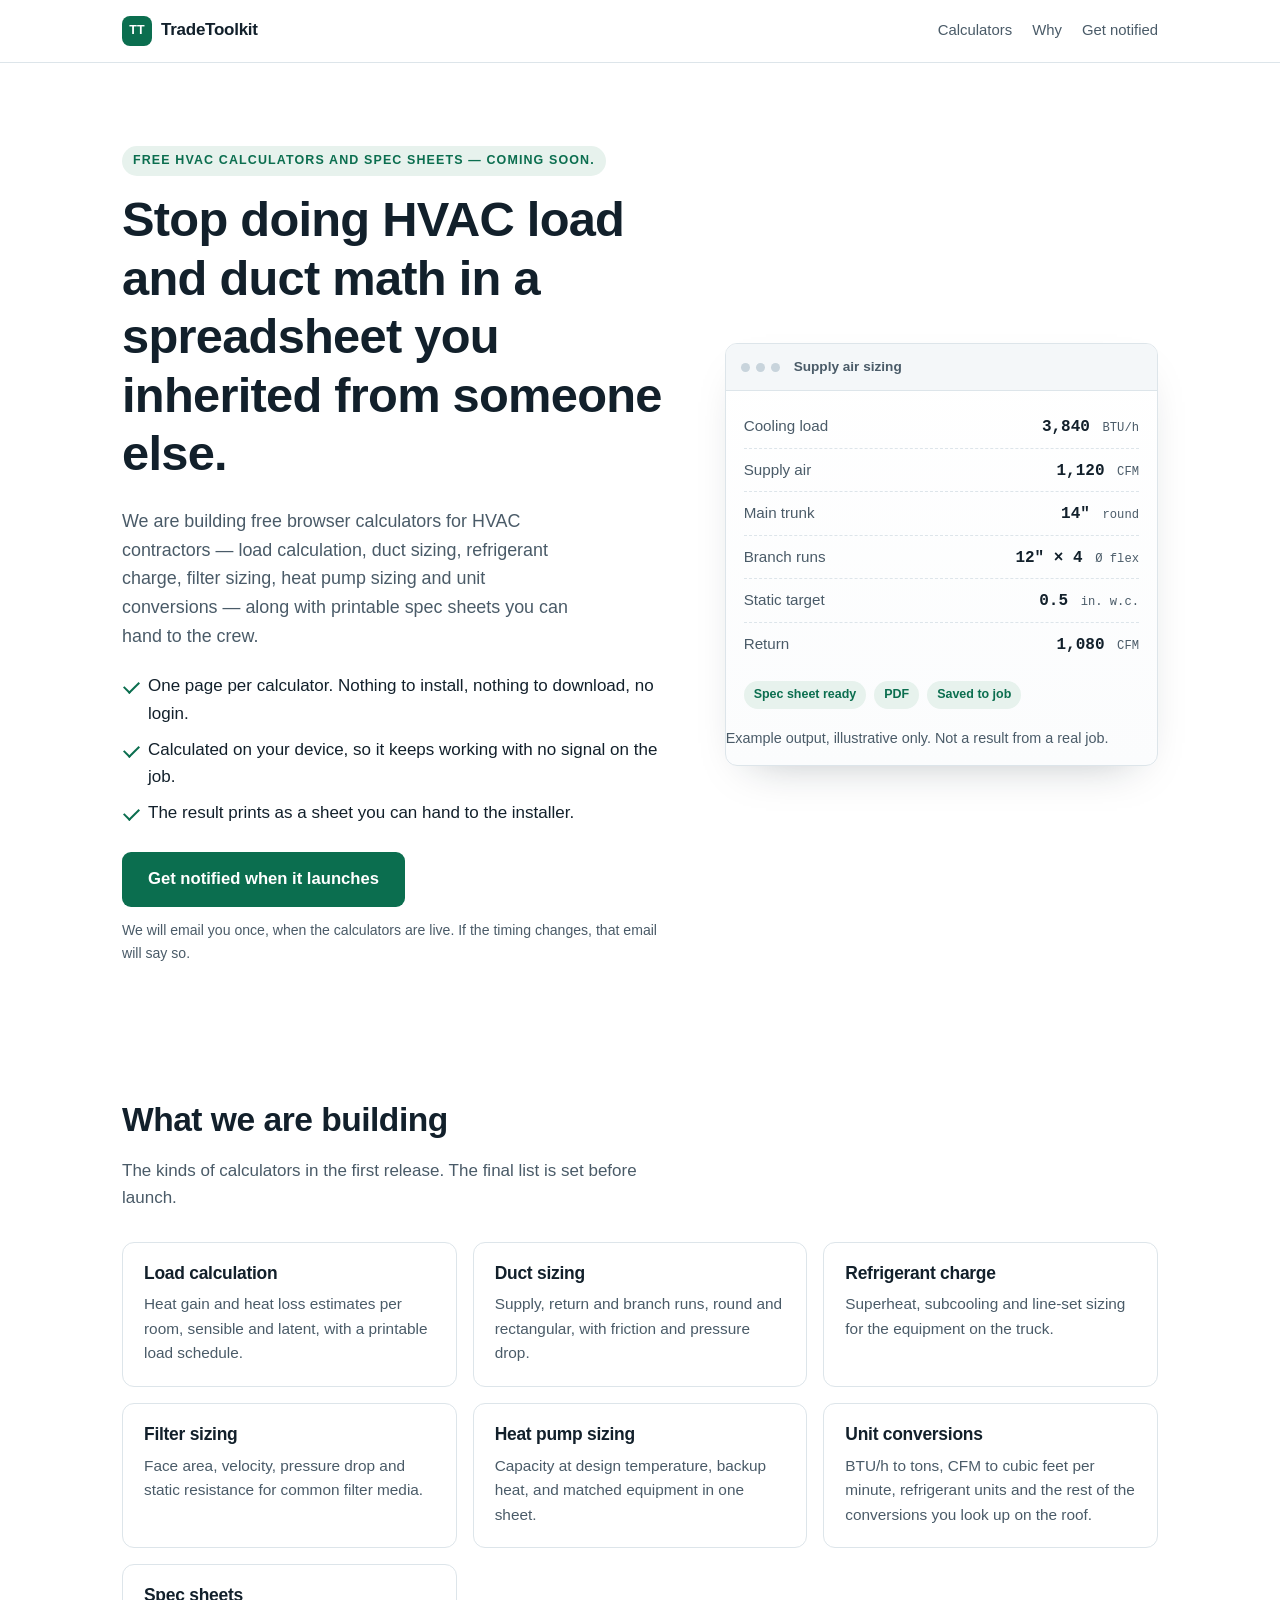
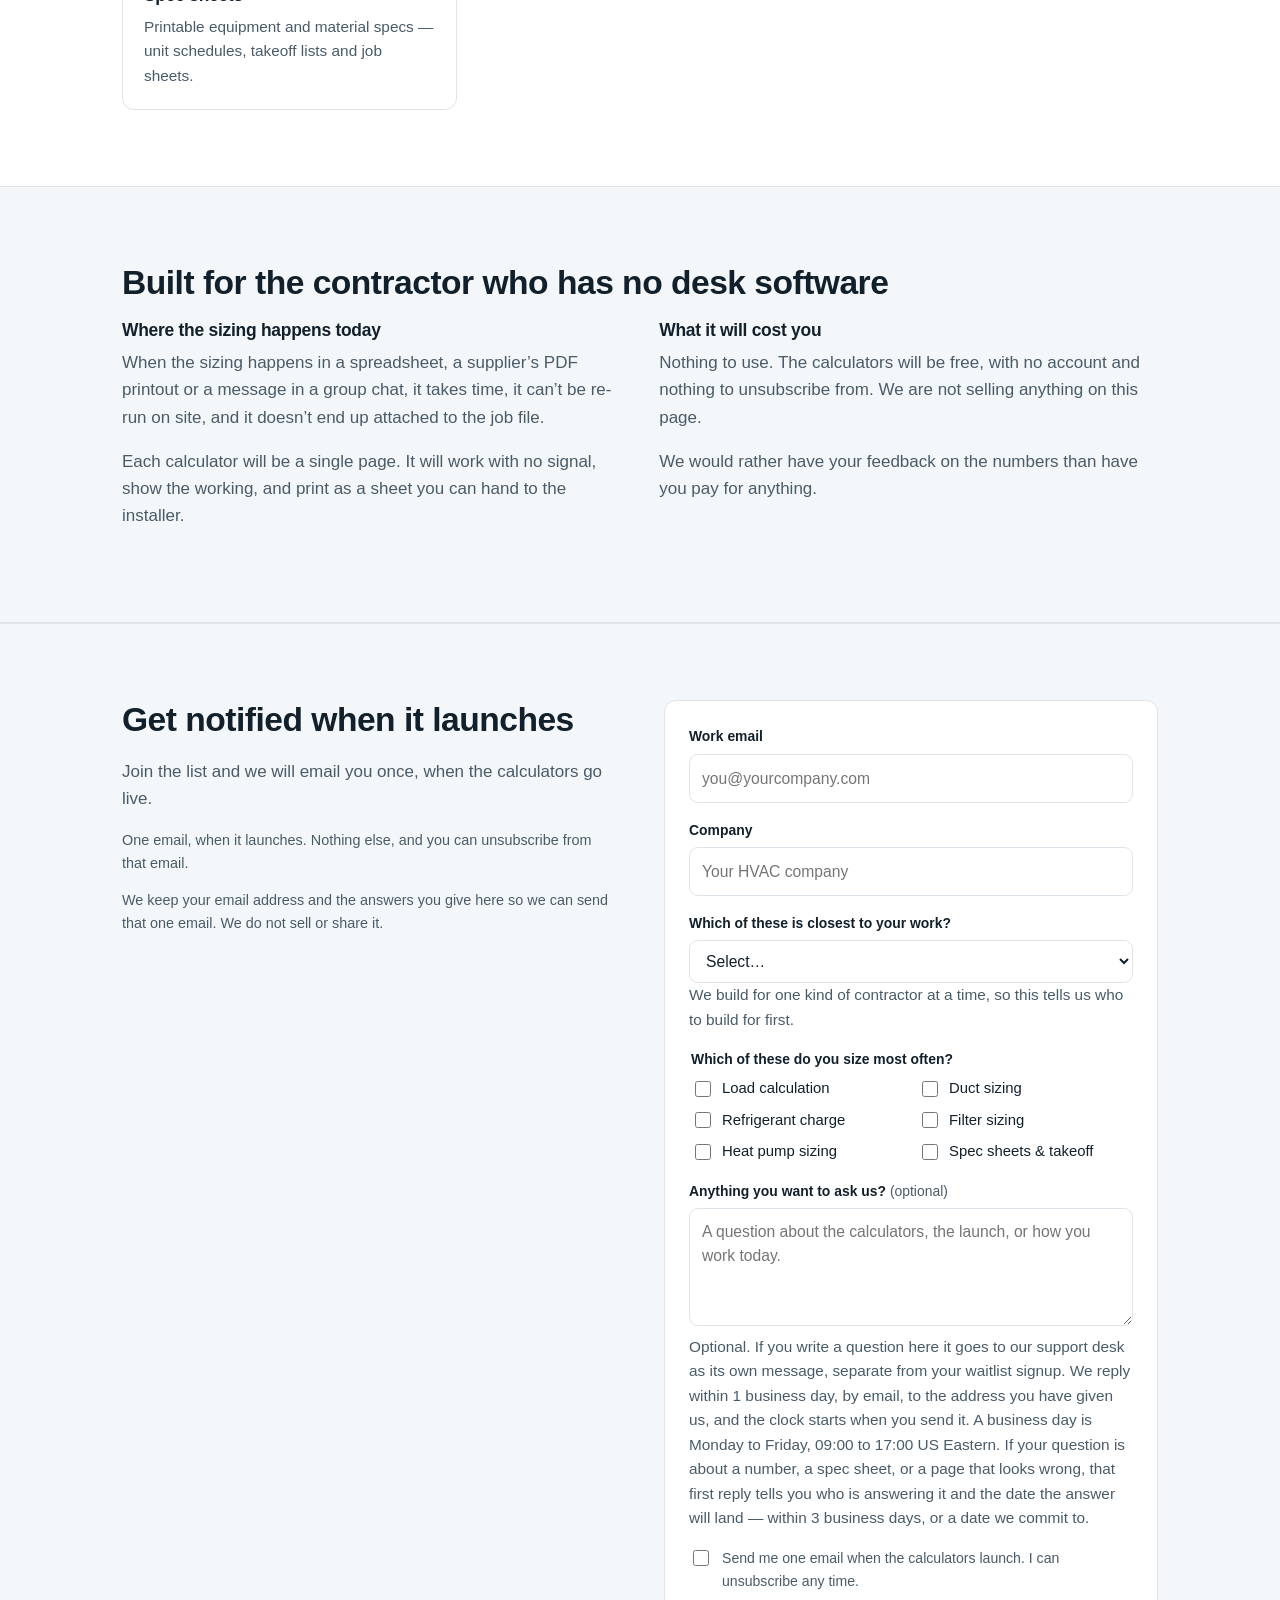
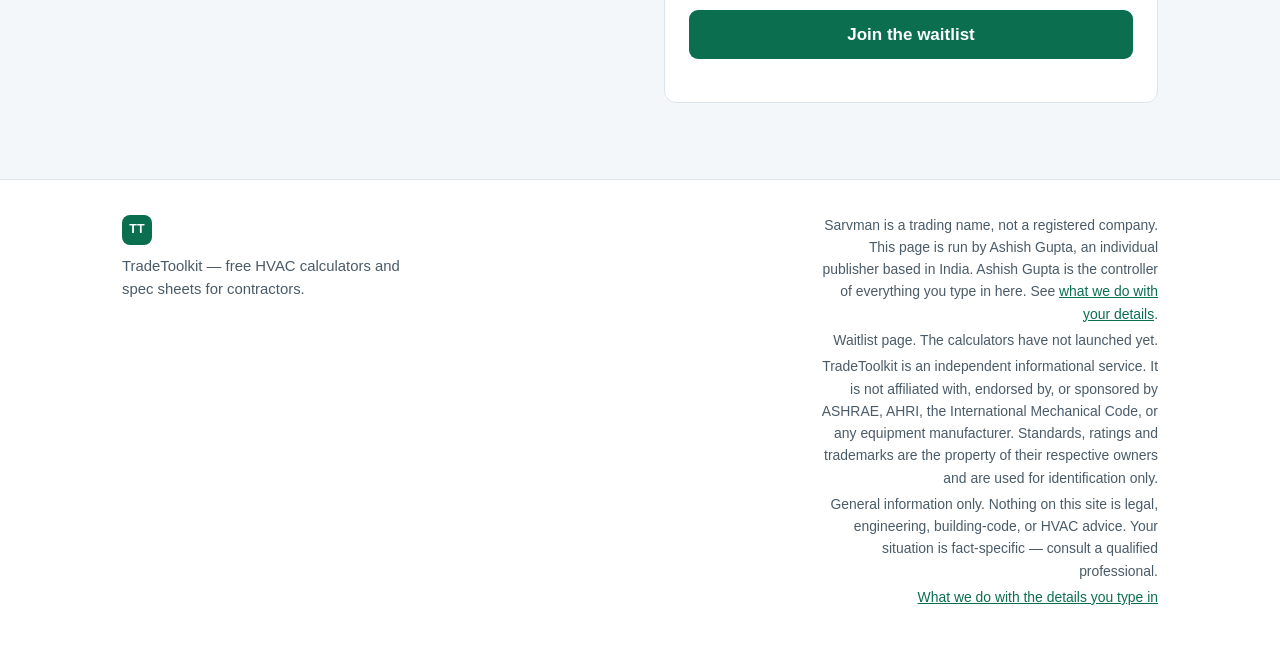
<file: index.html>
<!DOCTYPE html>
<html lang="en">
<head>
<meta charset="utf-8">
<meta name="viewport" content="width=device-width, initial-scale=1">
<title>TradeToolkit — free HVAC contractor calculators &amp; spec sheets</title>
<meta name="description" content="TradeToolkit is being built: free browser calculators for HVAC contractors — load calculation, duct sizing, refrigerant charge, filter sizing, heat pump sizing — plus printable spec sheets. Join the list and we will email you when it launches.">
<meta property="og:title" content="TradeToolkit — free HVAC contractor calculators">
<meta property="og:description" content="Free HVAC calculators and spec sheets for contractors. Join the list and we will email you when it launches.">
<meta property="og:type" content="website">
<!-- The indexable content estate is A10's job. The waitlist is a demand test on a
     temporary URL, so it stays out of the index and off the estate's keyword set. -->
<meta name="robots" content="noindex,follow">
<link rel="icon" href="assets/favicon.svg" type="image/svg+xml">
<link rel="stylesheet" href="assets/style.css">
</head>
<body>

<header class="site-head">
  <div class="wrap">
    <div class="brand">
      <span class="brand-mark" aria-hidden="true">TT</span>
      <span class="brand-name">TradeToolkit</span>
    </div>
    <nav class="head-nav" aria-label="Sections">
      <a href="#calculators">Calculators</a>
      <a href="#why">Why</a>
      <a href="#early-access">Get notified</a>
    </nav>
  </div>
</header>

<main>

  <!-- ── hero ─────────────────────────────────────────────── -->
  <section class="hero">
    <div class="wrap hero-grid">
      <div class="hero-copy">
        <p class="eyebrow">Free HVAC calculators and spec sheets &mdash; coming soon.</p>
        <h1>Stop doing HVAC load and duct math in a spreadsheet you inherited from someone else.</h1>
        <p class="lede">
          We are building free browser calculators for HVAC contractors &mdash; load
          calculation, duct sizing, refrigerant charge, filter sizing, heat pump sizing
          and unit conversions &mdash; along with printable spec sheets you can hand to
          the crew.
        </p>
        <ul class="hero-points">
          <li>One page per calculator. Nothing to install, nothing to download, no login.</li>
          <li>Calculated on your device, so it keeps working with no signal on the job.</li>
          <li>The result prints as a sheet you can hand to the installer.</li>
        </ul>
        <a class="btn btn-primary btn-lg" href="#early-access">Get notified when it launches</a>
        <p class="hero-note">We will email you once, when the calculators are live. If the timing changes, that email will say so.</p>
      </div>

      <!-- mock calculator card -->
      <div class="hero-card" aria-label="Example calculator output">
        <div class="calc-head">
          <span class="calc-dot"></span><span class="calc-dot"></span><span class="calc-dot"></span>
          <span class="calc-title">Supply air sizing</span>
        </div>
        <dl class="calc-body">
          <div><dt>Cooling load</dt><dd>3,840 <span>BTU/h</span></dd></div>
          <div><dt>Supply air</dt><dd>1,120 <span>CFM</span></dd></div>
          <div><dt>Main trunk</dt><dd>14&Prime; <span>round</span></dd></div>
          <div><dt>Branch runs</dt><dd>12&Prime; &times; 4 <span>Ø flex</span></dd></div>
          <div><dt>Static target</dt><dd>0.5 <span>in. w.c.</span></dd></div>
          <div><dt>Return</dt><dd>1,080 <span>CFM</span></dd></div>
        </dl>
        <div class="calc-foot">
          <span class="calc-pill">Spec sheet ready</span>
          <span class="calc-pill">PDF</span>
          <span class="calc-pill">Saved to job</span>
        </div>
        <p class="muted">Example output, illustrative only. Not a result from a real job.</p>
      </div>
    </div>
  </section>

  <!-- ── calculators ──────────────────────────────────────── -->
  <section id="calculators" class="band">
    <div class="wrap">
      <h2>What we are building</h2>
      <p class="band-lede">The kinds of calculators in the first release. The final list is set before launch.</p>
      <div class="grid">
        <article class="card">
          <h3>Load calculation</h3>
          <p>Heat gain and heat loss estimates per room, sensible and latent, with a printable load schedule.</p>
        </article>
        <article class="card">
          <h3>Duct sizing</h3>
          <p>Supply, return and branch runs, round and rectangular, with friction and pressure drop.</p>
        </article>
        <article class="card">
          <h3>Refrigerant charge</h3>
          <p>Superheat, subcooling and line-set sizing for the equipment on the truck.</p>
        </article>
        <article class="card">
          <h3>Filter sizing</h3>
          <p>Face area, velocity, pressure drop and static resistance for common filter media.</p>
        </article>
        <article class="card">
          <h3>Heat pump sizing</h3>
          <p>Capacity at design temperature, backup heat, and matched equipment in one sheet.</p>
        </article>
        <article class="card">
          <h3>Unit conversions</h3>
          <p>BTU/h to tons, CFM to cubic feet per minute, refrigerant units and the rest of the conversions you look up on the roof.</p>
        </article>
        <article class="card">
          <h3>Spec sheets</h3>
          <p>Printable equipment and material specs &mdash; unit schedules, takeoff lists and job sheets.</p>
        </article>
      </div>
    </div>
  </section>

  <!-- ── why ──────────────────────────────────────────────── -->
  <section id="why" class="band band-alt">
    <div class="wrap">
      <h2>Built for the contractor who has no desk software</h2>
      <div class="cols">
        <div>
          <h3>Where the sizing happens today</h3>
          <p>
            When the sizing happens in a spreadsheet, a supplier&rsquo;s PDF printout or a
            message in a group chat, it takes time, it can&rsquo;t be re-run on site, and it
            doesn&rsquo;t end up attached to the job file.
          </p>
          <p>
            Each calculator will be a single page. It will work with no signal, show the
            working, and print as a sheet you can hand to the installer.
          </p>
        </div>
        <div>
          <h3>What it will cost you</h3>
          <p>
            Nothing to use. The calculators will be free, with no account and nothing to
            unsubscribe from. We are not selling anything on this page.
          </p>
          <p>
            We would rather have your feedback on the numbers than have you pay for
            anything.
          </p>
        </div>
      </div>
    </div>
  </section>

  <!-- ── capture ──────────────────────────────────────────── -->
  <section id="early-access" class="band band-cta">
    <div class="wrap capture-wrap">
      <div class="capture-copy">
        <h2>Get notified when it launches</h2>
        <p>
          Join the list and we will email you once, when the calculators go live.
        </p>
        <p class="muted">One email, when it launches. Nothing else, and you can unsubscribe from that email.</p>
        <p class="muted">We keep your email address and the answers you give here so we can send that one email. We do not sell or share it.</p>
      </div>

      <form id="waitlist-form" class="card form-card" novalidate>
        <div class="field">
          <label for="email">Work email</label>
          <input type="email" id="email" name="email" required autocomplete="email" placeholder="you@yourcompany.com" inputmode="email">
        </div>
        <div class="field">
          <label for="company">Company</label>
          <input type="text" id="company" name="company" autocomplete="organization" placeholder="Your HVAC company">
        </div>
        <div class="field">
          <label for="segment">Which of these is closest to your work?</label>
          <select id="segment" name="segment">
            <option value="">Select&hellip;</option>
            <option value="residential-install">Residential installation &mdash; installing on houses</option>
            <option value="service">Service and maintenance &mdash; call-outs and repair</option>
            <option value="commercial">Commercial HVAC</option>
            <option value="apprentice">Apprentice or trainee</option>
            <option value="other">Something else</option>
          </select>
          <p class="field__help">We build for one kind of contractor at a time, so this tells us who to build for first.</p>
        </div>
        <fieldset class="field">
          <legend>Which of these do you size most often?</legend>
          <div class="checks">
            <label><input type="checkbox" name="sizing" value="loads"> Load calculation</label>
            <label><input type="checkbox" name="sizing" value="ducts"> Duct sizing</label>
            <label><input type="checkbox" name="sizing" value="refrigerant"> Refrigerant charge</label>
            <label><input type="checkbox" name="sizing" value="filters"> Filter sizing</label>
            <label><input type="checkbox" name="sizing" value="heatpump"> Heat pump sizing</label>
            <label><input type="checkbox" name="sizing" value="specs"> Spec sheets &amp; takeoff</label>
          </div>
        </fieldset>
        <!-- Optional question for the support desk. It is posted as its own
             event type, into its own file, so a question is never counted as
             a signup and never moves the demand-gate numbers. -->
        <div class="field">
          <label for="question">Anything you want to ask us? <span class="opt">(optional)</span></label>
          <textarea id="question" name="question" rows="4" maxlength="2000" placeholder="A question about the calculators, the launch, or how you work today."></textarea>
          <p class="field__help">Optional. If you write a question here it goes to our support desk as its own message, separate from your waitlist signup. We reply within 1 business day, by email, to the address you have given us, and the clock starts when you send it. A business day is Monday to Friday, 09:00 to 17:00 US Eastern. If your question is about a number, a spec sheet, or a page that looks wrong, that first reply tells you who is answering it and the date the answer will land — within 3 business days, or a date we commit to.</p>
        </div>
        <!-- Honeypot: a real visitor never sees or fills this. A bot that
             submits the form fills every field it can, so this is the cheapest
             first line of defence against a fake signup inflating the gate. -->
        <div class="hp" aria-hidden="true">
          <label for="website">Leave this field empty</label>
          <input type="text" id="website" name="website" tabindex="-1" autocomplete="off" data-lpignore="true" data-1p-ignore>
        </div>
        <label class="consent">
          <input type="checkbox" id="consent" name="consent">
          <span>Send me one email when the calculators launch. I can unsubscribe any time.</span>
        </label>
        <button type="submit" id="submit-btn" class="btn btn-primary btn-block">Join the waitlist</button>
        <p class="form-status" id="form-status" role="status" aria-live="polite"></p>
      </form>
    </div>
  </section>

</main>

<footer class="site-foot">
  <div class="wrap foot-grid">
    <div>
      <span class="brand-mark" aria-hidden="true">TT</span>
      <p class="foot-brand">TradeToolkit &mdash; free HVAC calculators and spec sheets for contractors.</p>
    </div>
    <div class="foot-meta">
        <p>Sarvman is a trading name, not a registered company. This page is run by Ashish Gupta, an individual publisher based in India. Ashish Gupta is the controller of everything you type in here. See <a href="privacy.html">what we do with your details</a>.</p>
      <p>Waitlist page. The calculators have not launched yet.</p>
      <p>
        TradeToolkit is an independent informational service. It is not affiliated with,
        endorsed by, or sponsored by ASHRAE, AHRI, the International Mechanical Code, or
        any equipment manufacturer. Standards, ratings and trademarks are the property of
        their respective owners and are used for identification only.
      </p>
      <p>
        General information only. Nothing on this site is legal, engineering,
        building-code, or HVAC advice. Your situation is fact-specific &mdash; consult a
        qualified professional.
      </p>
      <p><a href="privacy.html">What we do with the details you type in</a></p>
    </div>
  </div>
</footer>

<script src="assets/config.js"></script>
<script src="assets/app.js"></script>
</body>
</html>
</file>
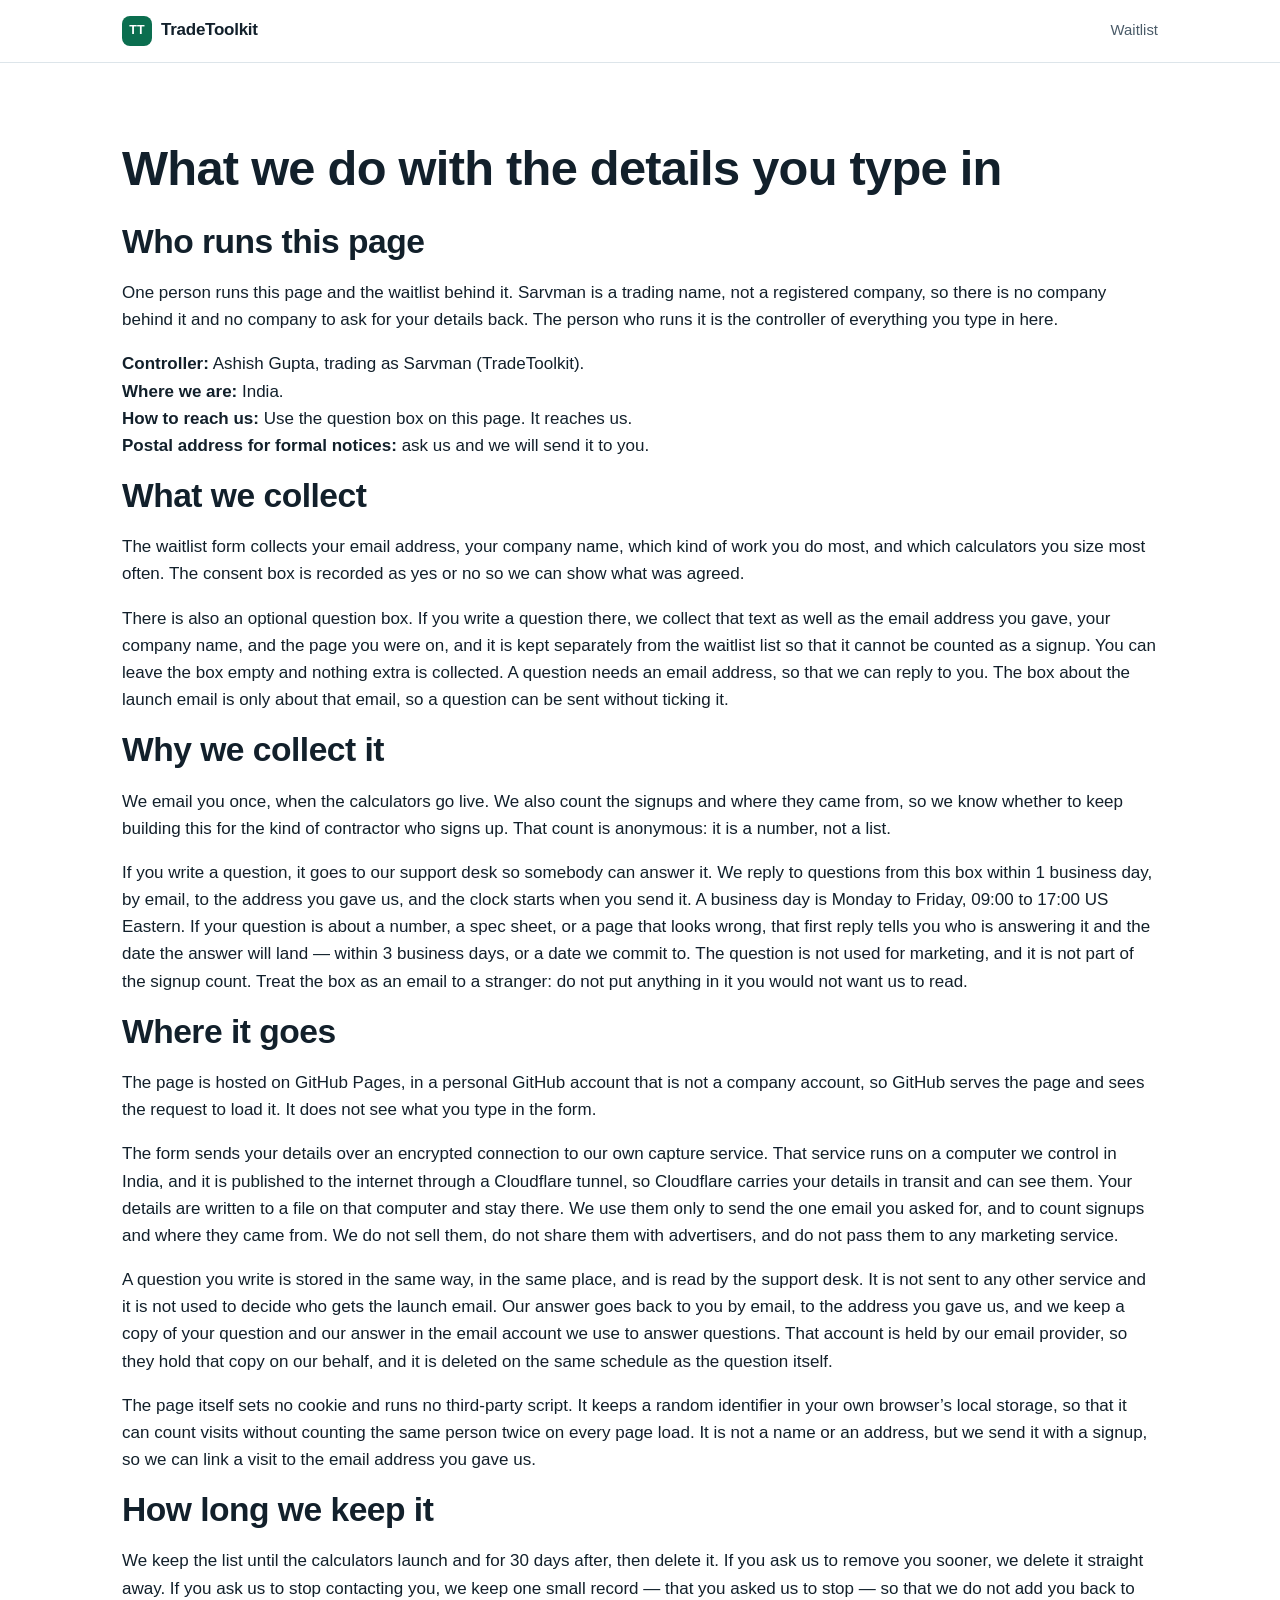
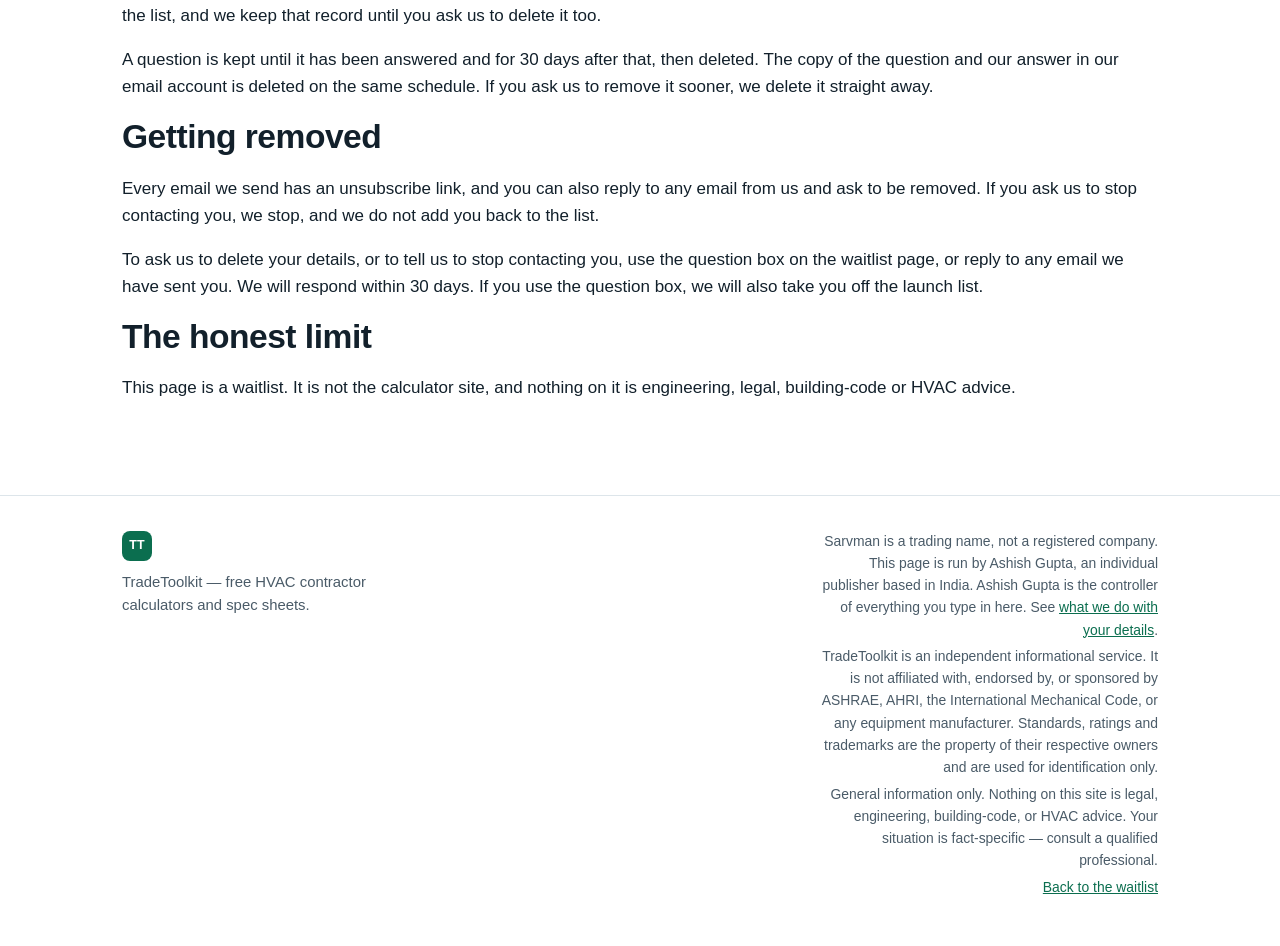
<file: privacy.html>
<!DOCTYPE html>
<html lang="en">
<head>
<meta charset="utf-8">
<meta name="viewport" content="width=device-width, initial-scale=1">
<title>What we do with your details | TradeToolkit</title>
<meta name="description" content="How TradeToolkit handles the email address, company and work details you enter on the waitlist form.">
<meta name="robots" content="noindex">
<link rel="stylesheet" href="assets/style.css">
</head>
<body>

<header class="site-head">
  <div class="wrap">
    <div class="brand">
      <span class="brand-mark" aria-hidden="true">TT</span>
      <span class="brand-name">TradeToolkit</span>
    </div>
    <nav class="head-nav" aria-label="Sections">
      <a href="index.html">Waitlist</a>
    </nav>
  </div>
</header>

<main>
  <section class="band">
    <div class="wrap">
      <h1>What we do with the details you type in</h1>

      <h2>Who runs this page</h2>
      <p>
        One person runs this page and the waitlist behind it. Sarvman is a trading
        name, not a registered company, so there is no company behind it and no
        company to ask for your details back. The person who runs it is the
        controller of everything you type in here.
      </p>
      <p>
        <strong>Controller:</strong> Ashish Gupta, trading as Sarvman (TradeToolkit).<br>
        <strong>Where we are:</strong> India.<br>
        <strong>How to reach us:</strong> Use the question box on this page. It reaches us.<br>
        <strong>Postal address for formal notices:</strong> ask us and we will send it to you.
      </p>

      <h2>What we collect</h2>
      <p>
        The waitlist form collects your email address, your company name, which kind of
        work you do most, and which calculators you size most often. The consent box is
        recorded as yes or no so we can show what was agreed.
      </p>
      <p>
        There is also an optional question box. If you write a question there, we
        collect that text as well as the email address you gave, your company name,
        and the page you were on, and it is kept separately from the waitlist list
        so that it cannot be counted as a signup. You can leave the box empty and
        nothing extra is collected. A question needs an email address, so that we can
        reply to you. The box about the launch email is only about that email, so a
        question can be sent without ticking it.
      </p>

      <h2>Why we collect it</h2>
      <p>
        We email you once, when the calculators go live. We also count the signups and
        where they came from, so we know whether to keep building this for the kind of
        contractor who signs up. That count is anonymous: it is a number, not a list.
      </p>
      <p>
        If you write a question, it goes to our support desk so somebody can answer it.
        We reply to questions from this box within 1 business day, by email, to the address
        you gave us, and the clock starts when you send it. A business day is Monday to
        Friday, 09:00 to 17:00 US Eastern. If your question is about a number, a spec
        sheet, or a page that looks wrong, that first reply tells you who is answering
        it and the date the answer will land — within 3 business days, or a date we
        commit to. The question is not used for marketing, and it is not part of the
        signup count. Treat the box as an email to a stranger: do not put anything in it
        you would not want us to read.
      </p>

      <h2>Where it goes</h2>
      <p>
        The page is hosted on GitHub Pages, in a personal GitHub account that is not a
        company account, so GitHub serves the page and sees the request to load it. It
        does not see what you type in the form.
      </p>
      <p>
        The form sends your details over an encrypted connection to our own capture
        service. That service runs on a computer we control in India, and it is
        published to the internet through a Cloudflare tunnel, so Cloudflare carries
        your details in transit and can see them. Your details are written to a file on
        that computer and stay there. We use them only to send the one email you asked
        for, and to count signups and where they came from. We do not sell them, do
        not share them with advertisers, and do not pass them to any marketing service.
      </p>
      <p>
        A question you write is stored in the same way, in the same place, and is read
        by the support desk. It is not sent to any other service and it is not used to
        decide who gets the launch email. Our answer goes back to you by email, to the
        address you gave us, and we keep a copy of your question and our answer in the
        email account we use to answer questions. That account is held by our email
        provider, so they hold that copy on our behalf, and it is deleted on the same
        schedule as the question itself.
      </p>
      <p>
        The page itself sets no cookie and runs no third-party script. It keeps a
        random identifier in your own browser&rsquo;s local storage, so that it can
        count visits without counting the same person twice on every page load. It is
        not a name or an address, but we send it with a signup, so we can link a visit
        to the email address you gave us.
      </p>

      <h2>How long we keep it</h2>
      <p>
        We keep the list until the calculators launch and for 30 days after, then delete
        it. If you ask us to remove you sooner, we delete it straight away. If you ask
        us to stop contacting you, we keep one small record — that you asked us to stop
        — so that we do not add you back to the list, and we keep that record until you
        ask us to delete it too.
      </p>
      <p>
        A question is kept until it has been answered and for 30 days after that, then
        deleted. The copy of the question and our answer in our email account is deleted
        on the same schedule. If you ask us to remove it sooner, we delete it straight
        away.
      </p>

      <h2>Getting removed</h2>
      <p>
        Every email we send has an unsubscribe link, and you can also reply to any email
        from us and ask to be removed. If you ask us to stop contacting you, we stop, and
        we do not add you back to the list.
      </p>
      <p>
        To ask us to delete your details, or to tell us to stop contacting you, use the
        question box on the waitlist page, or reply to any email we have sent you. We
        will respond within 30 days. If you use the question box, we will also take you
        off the launch list.
      </p>

      <h2>The honest limit</h2>
      <p>
        This page is a waitlist. It is not the calculator site, and nothing on it is
        engineering, legal, building-code or HVAC advice.
      </p>
    </div>
  </section>
</main>

<footer class="site-foot">
  <div class="wrap foot-grid">
    <div>
      <span class="brand-mark" aria-hidden="true">TT</span>
      <p class="foot-brand">TradeToolkit &mdash; free HVAC contractor calculators and spec sheets.</p>
    </div>
    <div class="foot-meta">
        <p>Sarvman is a trading name, not a registered company. This page is run by Ashish Gupta, an individual publisher based in India. Ashish Gupta is the controller of everything you type in here. See <a href="privacy.html">what we do with your details</a>.</p>
      <p>
        TradeToolkit is an independent informational service. It is not affiliated with,
        endorsed by, or sponsored by ASHRAE, AHRI, the International Mechanical Code, or
        any equipment manufacturer. Standards, ratings and trademarks are the property of
        their respective owners and are used for identification only.
      </p>
      <p>
        General information only. Nothing on this site is legal, engineering,
        building-code, or HVAC advice. Your situation is fact-specific &mdash; consult a
        qualified professional.
      </p>
      <p><a href="index.html">Back to the waitlist</a></p>
    </div>
  </div>
</footer>

</body>
</html>
</file>
<file: assets/style.css>
:root {
  --ink: #12202b;
  --ink-soft: #4a5b68;
  --line: #dde5ea;
  --bg: #ffffff;
  --bg-alt: #f4f7f9;
  --accent: #0b6e4f;
  --accent-ink: #ffffff;
  --accent-soft: #e7f2ed;
  --radius: 12px;
  --wrap: 1080px;
  --font: -apple-system, BlinkMacSystemFont, "Segoe UI", Roboto, Helvetica, Arial, sans-serif;
  --mono: ui-monospace, SFMono-Regular, Menlo, Consolas, monospace;
}

* { box-sizing: border-box; }

html { -webkit-text-size-adjust: 100%; }

body {
  margin: 0;
  font-family: var(--font);
  color: var(--ink);
  background: var(--bg);
  line-height: 1.6;
  font-size: 17px;
}

.wrap { width: 100%; max-width: var(--wrap); margin: 0 auto; padding: 0 22px; }

h1, h2, h3 { line-height: 1.2; margin: 0 0 .5em; letter-spacing: -0.015em; }
h1 { font-size: clamp(2rem, 5vw, 3.05rem); font-weight: 760; }
h2 { font-size: clamp(1.5rem, 3.2vw, 2.1rem); font-weight: 720; }
h3 { font-size: 1.09rem; font-weight: 680; }
p { margin: 0 0 1em; }
a { color: var(--accent); }

/* ── header ─────────────────────────────────────────────── */
.site-head {
  border-bottom: 1px solid var(--line);
  background: rgba(255, 255, 255, .9);
  position: sticky; top: 0; z-index: 20;
  backdrop-filter: saturate(1.4) blur(8px);
}
.site-head .wrap { display: flex; align-items: center; justify-content: space-between; gap: 18px; height: 62px; }
.brand { display: flex; align-items: baseline; gap: 9px; }
.brand-mark {
  display: inline-grid; place-items: center;
  width: 30px; height: 30px; border-radius: 8px;
  background: var(--accent); color: #fff;
  font-size: .78rem; font-weight: 800; letter-spacing: .02em;
  align-self: center;
}
.brand-name { font-weight: 730; letter-spacing: -.015em; }
.brand-tag { font-size: .82rem; color: var(--ink-soft); }
.head-nav { display: flex; gap: 20px; font-size: .93rem; }
.head-nav a { color: var(--ink-soft); text-decoration: none; }
.head-nav a:hover { color: var(--ink); }
@media (max-width: 620px) { .head-nav { display: none; } }

/* ── hero ───────────────────────────────────────────────── */
.hero { padding: clamp(40px, 7vw, 82px) 0 clamp(34px, 5vw, 60px); }
.hero-grid { display: grid; grid-template-columns: 1.12fr .88fr; gap: clamp(26px, 4vw, 52px); align-items: center; }
@media (max-width: 860px) { .hero-grid { grid-template-columns: 1fr; } }

.eyebrow {
  display: inline-block; margin: 0 0 14px;
  font-size: .78rem; font-weight: 700; letter-spacing: .09em; text-transform: uppercase;
  color: var(--accent); background: var(--accent-soft);
  padding: 5px 11px; border-radius: 999px;
}
.lede { font-size: 1.12rem; color: var(--ink-soft); max-width: 46ch; }
.hero-points { list-style: none; padding: 0; margin: 22px 0 26px; }
.hero-points li { position: relative; padding-left: 26px; margin-bottom: 9px; color: var(--ink); }
.hero-points li::before {
  content: ""; position: absolute; left: 2px; top: .52em;
  width: 13px; height: 7px; border-left: 2.5px solid var(--accent); border-bottom: 2.5px solid var(--accent);
  transform: rotate(-45deg);
}
.hero-note { font-size: .88rem; color: var(--ink-soft); margin: 12px 0 0; }

/* calculator mock */
.hero-card {
  border: 1px solid var(--line); border-radius: var(--radius);
  background: linear-gradient(180deg, #fff, #fbfcfd);
  box-shadow: 0 18px 44px -26px rgba(18, 32, 43, .34);
  overflow: hidden;
}
.calc-head {
  display: flex; align-items: center; gap: 6px;
  padding: 12px 15px; border-bottom: 1px solid var(--line); background: var(--bg-alt);
}
.calc-dot { width: 9px; height: 9px; border-radius: 50%; background: #c8d4dc; }
.calc-title { margin-left: 8px; font-size: .85rem; font-weight: 640; color: var(--ink-soft); }
.calc-body { margin: 0; padding: 16px 18px; display: grid; gap: 2px; }
.calc-body > div { display: flex; justify-content: space-between; align-items: baseline; gap: 12px; padding: 7px 0; border-bottom: 1px dashed var(--line); }
.calc-body > div:last-child { border-bottom: 0; }
.calc-body dt { color: var(--ink-soft); font-size: .95rem; }
.calc-body dd { margin: 0; font-family: var(--mono); font-size: 1rem; font-weight: 600; }
.calc-body dd span { font-size: .76rem; color: var(--ink-soft); font-weight: 500; margin-left: 3px; }
.calc-foot { display: flex; gap: 8px; padding: 0 18px 18px; flex-wrap: wrap; }
.calc-pill { font-size: .78rem; padding: 4px 10px; border-radius: 999px; background: var(--accent-soft); color: var(--accent); font-weight: 620; }
.calc-caption { font-size: .8rem; color: var(--ink-soft); padding: 0 18px 16px; margin: 0; }

/* ── bands ──────────────────────────────────────────────── */
.band { padding: clamp(44px, 6vw, 76px) 0; }
.band-alt { background: var(--bg-alt); border-block: 1px solid var(--line); }
.band-lede { color: var(--ink-soft); max-width: 60ch; margin-bottom: 30px; }

.grid { display: grid; grid-template-columns: repeat(auto-fit, minmax(258px, 1fr)); gap: 16px; }
.card {
  background: #fff; border: 1px solid var(--line); border-radius: var(--radius);
  padding: 20px 21px;
}
.card p { margin: 0; color: var(--ink-soft); font-size: .96rem; }
.band-alt .card { background: #fff; }

.cols { display: grid; grid-template-columns: repeat(auto-fit, minmax(300px, 1fr)); gap: clamp(20px, 3vw, 44px); }
.cols p { color: var(--ink-soft); }

/* ── CTA / form ─────────────────────────────────────────── */
.band-cta { background: var(--bg-alt); border-top: 1px solid var(--line); }
.capture-wrap { display: grid; grid-template-columns: 1fr 1fr; gap: clamp(24px, 4vw, 48px); align-items: start; }
@media (max-width: 860px) { .capture-wrap { grid-template-columns: 1fr; } }
.capture-copy p { color: var(--ink-soft); }
.muted { font-size: .9rem; color: var(--ink-soft); }

.form-card { padding: 24px; }
.field { margin-bottom: 16px; border: 0; padding: 0; }
.field label, .field legend { display: block; font-size: .87rem; font-weight: 640; margin-bottom: 6px; padding: 0; }
.field input[type="email"], .field input[type="text"], .field select, .field textarea {
  width: 100%; padding: 11px 12px; font: inherit; font-size: .98rem;
  border: 1px solid var(--line); border-radius: 9px; background: #fff; color: var(--ink);
}
.field textarea { resize: vertical; min-height: 96px; line-height: 1.5; }
.field input:focus, .field select:focus, .field textarea:focus { outline: 2px solid var(--accent); outline-offset: 1px; border-color: var(--accent); }
.field__help { margin: 6px 0 0; font-size: .85rem; color: var(--ink-soft); }
.opt { font-weight: 450; color: var(--ink-soft); }
.checks { display: grid; grid-template-columns: repeat(auto-fit, minmax(150px, 1fr)); gap: 8px 14px; }
.checks label { display: flex; align-items: center; gap: 8px; font-weight: 450; font-size: .93rem; margin: 0; }
.checks input { accent-color: var(--accent); width: 16px; height: 16px; }
.consent { display: flex; gap: 10px; align-items: flex-start; font-size: .88rem; color: var(--ink-soft); margin-bottom: 18px; }
.consent input { margin-top: 3px; accent-color: var(--accent); width: 16px; height: 16px; flex: none; }

.btn {
  display: inline-block; border: 0; cursor: pointer; font: inherit; font-weight: 660;
  border-radius: 9px; padding: 11px 20px; text-decoration: none; text-align: center;
  transition: background .15s ease, transform .05s ease;
}
.btn-primary { background: var(--accent); color: var(--accent-ink); }
.btn-primary:hover { background: #095a41; }
.btn-primary:active { transform: translateY(1px); }
.btn-lg { padding: 14px 26px; font-size: 1.04rem; }
.btn-block { display: block; width: 100%; }
.btn[disabled] { opacity: .6; cursor: progress; }
.form-status { margin: 12px 0 0; font-size: .92rem; min-height: 1.2em; }
.form-status.ok { color: var(--accent); font-weight: 620; }
.form-status.err { color: #a02c2c; font-weight: 600; }

/* Honeypot: moved off-screen rather than display:none, so it is still
   submitted by an automated client that fills every field it can find. */
.hp { position: absolute; left: -9999px; top: auto; width: 1px; height: 1px; overflow: hidden; }

/* ── footer ─────────────────────────────────────────────── */
.site-foot { border-top: 1px solid var(--line); padding: 34px 0 44px; }
.foot-grid { display: flex; justify-content: space-between; gap: 26px; flex-wrap: wrap; }
.foot-brand { color: var(--ink-soft); font-size: .93rem; margin: 10px 0 0; max-width: 34ch; }
.foot-meta { color: var(--ink-soft); font-size: .87rem; text-align: right; max-width: 44ch; }
.foot-meta p { margin: 0 0 4px; }
.foot-legal { font-size: .8rem; }
@media (max-width: 620px) { .foot-meta { text-align: left; } }

@media (prefers-reduced-motion: reduce) { * { transition: none !important; } }
</file>
